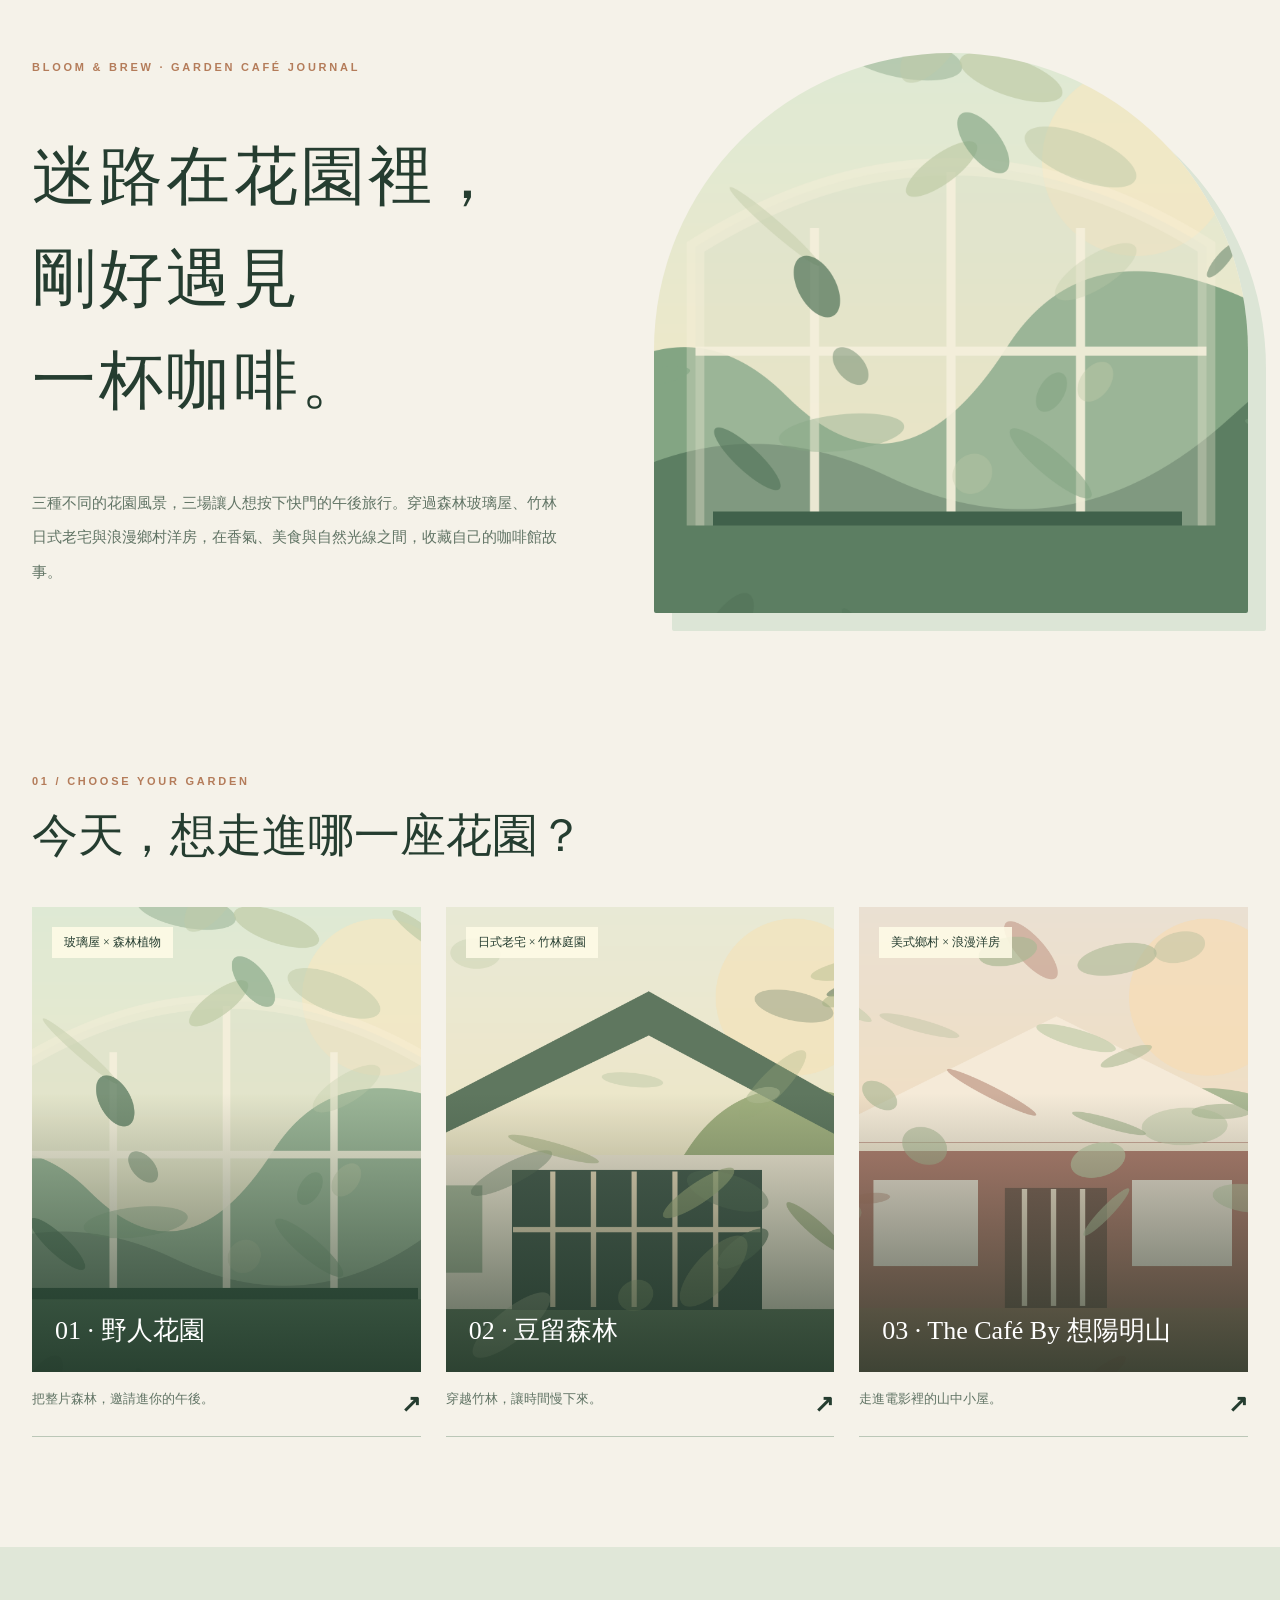
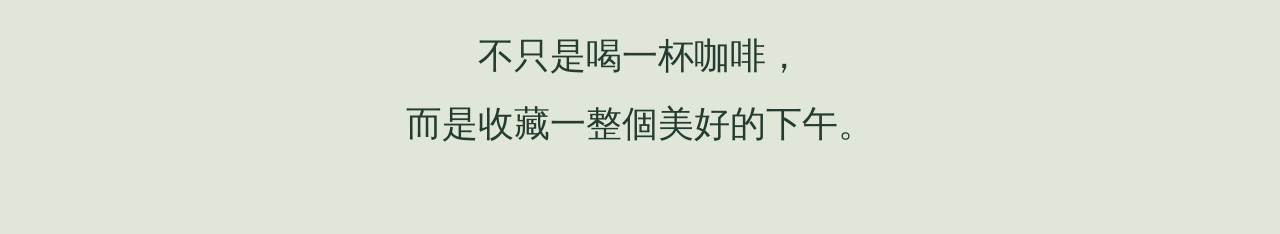
<file: index.html>
<!DOCTYPE html>
<html lang="zh-Hant">

<head>
    <meta charset="utf-8" />
    <meta content="width=device-width,initial-scale=1" name="viewport" />
    <meta content="#f5f2e9" name="theme-color" />
    <title>花間漫遊｜三間花園咖啡館</title>
    <link href="style.css" rel="stylesheet" />
</head>

<body>
    <section class="home-hero wrap">
        <div>
            <div class="micro">BLOOM &amp; BREW · GARDEN CAFÉ JOURNAL</div>
            <h1>迷路在花園裡，<br />剛好遇見<br />一杯咖啡。</h1>
            <p>三種不同的花園風景，三場讓人想按下快門的午後旅行。穿過森林玻璃屋、竹林日式老宅與浪漫鄉村洋房，在香氣、美食與自然光線之間，收藏自己的咖啡館故事。</p>
        </div>
        <div class="home-image"><img alt="森林玻璃咖啡館情境圖片" data-fallback-src="images/savage-1.png"
                data-original-src="https://mir-s3-cdn-cf.behance.net/project_modules/2800_opt_1/9417a9144104761.628645da55797.jpg"
                loading="lazy"
                onerror="if(this.dataset.failed)return;this.dataset.failed='1';this.src=this.dataset.fallbackSrc;this.title='原始照片無法載入，目前顯示本機備用圖片';"
                referrerpolicy="no-referrer"
                src="https://mir-s3-cdn-cf.behance.net/project_modules/2800_opt_1/9417a9144104761.628645da55797.jpg" />
        </div>
    </section>
    <section class="section">
        <div class="wrap">
            <div class="micro">01 / CHOOSE YOUR GARDEN</div>
            <h2>今天，想走進哪一座花園？</h2>
            <div class="cards"><a class="card" href="savage.html">
                    <div class="card-img"><img alt="野人花園情境圖片" data-fallback-src="images/savage-1.png"
                            data-original-src="https://mir-s3-cdn-cf.behance.net/project_modules/2800_opt_1/9417a9144104761.628645da55797.jpg"
                            loading="lazy"
                            onerror="if(this.dataset.failed)return;this.dataset.failed='1';this.src=this.dataset.fallbackSrc;this.title='原始照片無法載入，目前顯示本機備用圖片';"
                            referrerpolicy="no-referrer"
                            src="https://mir-s3-cdn-cf.behance.net/project_modules/2800_opt_1/9417a9144104761.628645da55797.jpg" /><span
                            class="card-tag">玻璃屋 × 森林植物</span><span class="card-title">01 · 野人花園</span></div>
                    <div class="card-caption">把整片森林，邀請進你的午後。<b>↗</b></div>
                </a><a class="card" href="cama.html">
                    <div class="card-img"><img alt="豆留森林情境圖片" data-fallback-src="images/cama-1.png"
                            data-original-src="https://i0.wp.com/decolifetw.com/wp-content/uploads/2023/04/%E8%B1%86%E7%95%99%E6%A3%AE%E6%9E%97-1974.jpg?resize=1020%2C680&amp;ssl=1"
                            loading="lazy"
                            onerror="if(this.dataset.failed)return;this.dataset.failed='1';this.src=this.dataset.fallbackSrc;this.title='原始照片無法載入，目前顯示本機備用圖片';"
                            referrerpolicy="no-referrer"
                            src="https://i0.wp.com/decolifetw.com/wp-content/uploads/2023/04/%E8%B1%86%E7%95%99%E6%A3%AE%E6%9E%97-1974.jpg?resize=1020%2C680&amp;ssl=1" /><span
                            class="card-tag">日式老宅 × 竹林庭園</span><span class="card-title">02 · 豆留森林</span></div>
                    <div class="card-caption">穿越竹林，讓時間慢下來。<b>↗</b></div>
                </a><a class="card" href="thecafe.html">
                    <div class="card-img"><img alt="The Café By 想陽明山情境圖片" data-fallback-src="images/thecafe-1.png"
                            data-original-src="https://uc.udn.com.tw/photo/2024/03/14/0/29193911.jpg" loading="lazy"
                            onerror="if(this.dataset.failed)return;this.dataset.failed='1';this.src=this.dataset.fallbackSrc;this.title='原始照片無法載入，目前顯示本機備用圖片';"
                            referrerpolicy="no-referrer"
                            src="https://uc.udn.com.tw/photo/2024/03/14/0/29193911.jpg" /><span class="card-tag">美式鄉村 ×
                            浪漫洋房</span><span class="card-title">03 · The Café By 想陽明山</span></div>
                    <div class="card-caption">走進電影裡的山中小屋。<b>↗</b></div>
                </a></div>
        </div>
    </section>
    <div class="endnote">不只是喝一杯咖啡，<br />而是收藏一整個美好的下午。</div>
</body>

</html>
</file>
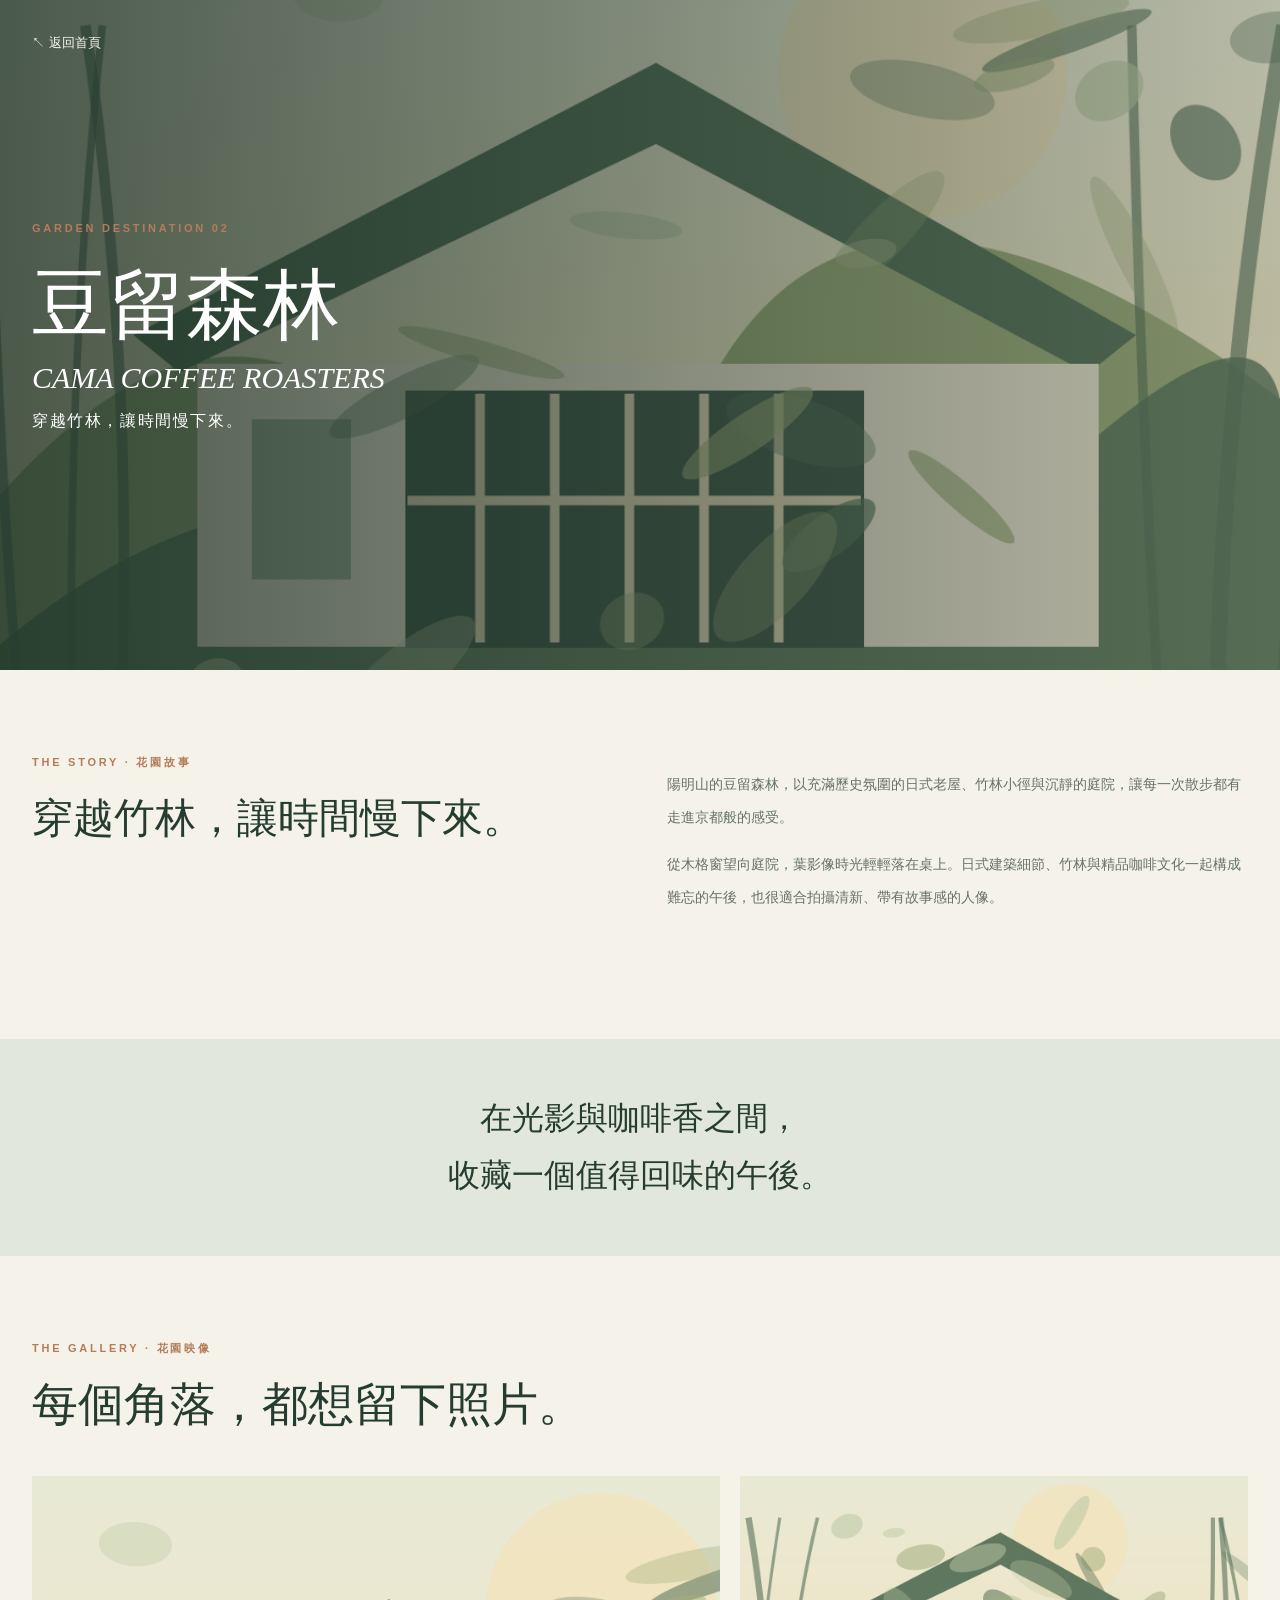
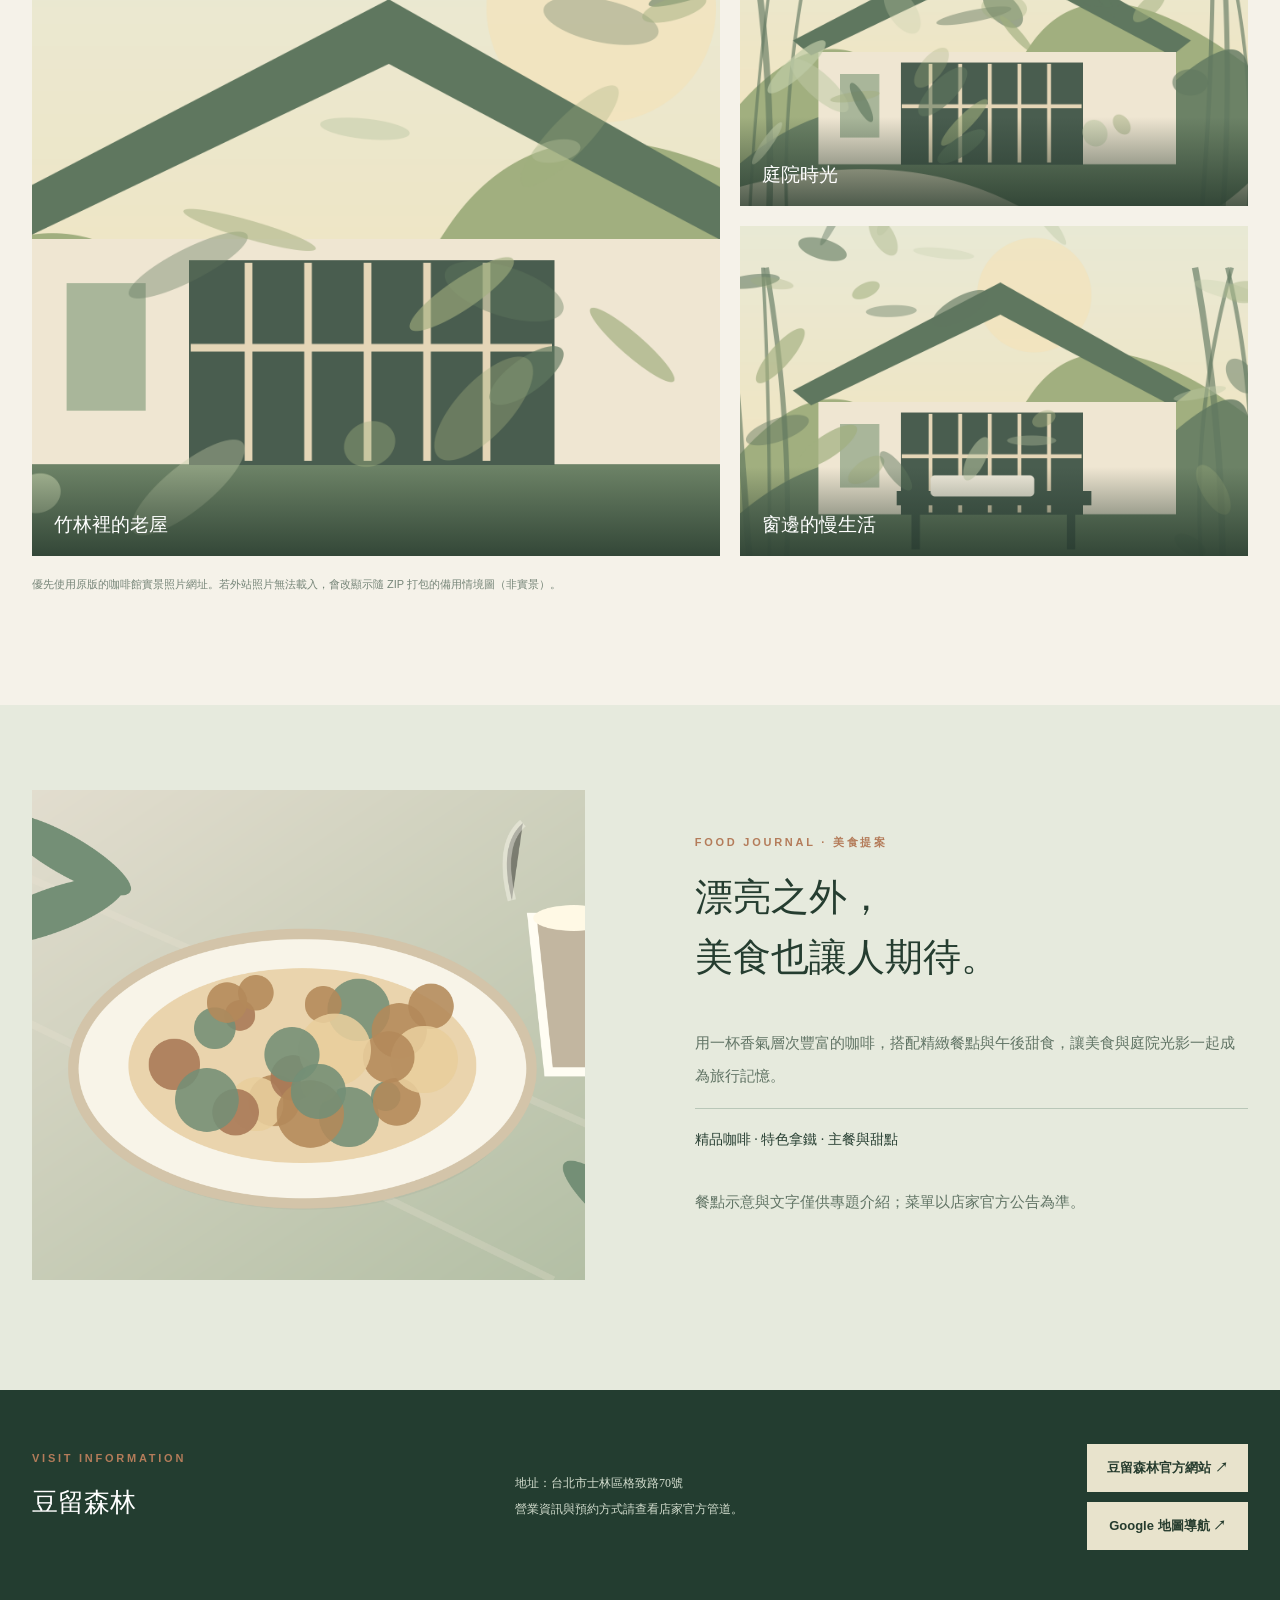
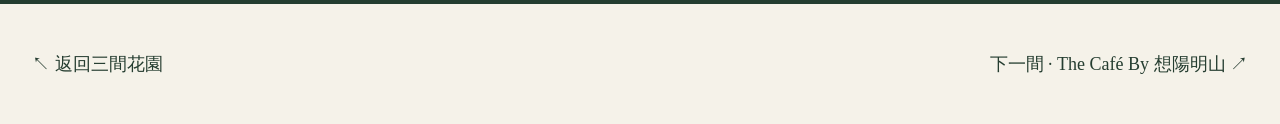
<file: cama.html>
<!DOCTYPE html>
<html lang="zh-Hant"><head><meta charset="utf-8"/><meta content="width=device-width,initial-scale=1" name="viewport"/><meta content="#f5f2e9" name="theme-color"/><title>豆留森林｜花間漫遊</title><link href="style.css" rel="stylesheet"/></head><body><section class="detail-hero"><img alt="豆留森林情境主視覺" data-fallback-src="images/cama-1.png" data-original-src="https://i0.wp.com/decolifetw.com/wp-content/uploads/2023/04/%E8%B1%86%E7%95%99%E6%A3%AE%E6%9E%97-1974.jpg?resize=1020%2C680&amp;ssl=1" loading="lazy" onerror="if(this.dataset.failed)return;this.dataset.failed='1';this.src=this.dataset.fallbackSrc;this.title='原始照片無法載入，目前顯示本機備用圖片';" referrerpolicy="no-referrer" src="https://i0.wp.com/decolifetw.com/wp-content/uploads/2023/04/%E8%B1%86%E7%95%99%E6%A3%AE%E6%9E%97-1974.jpg?resize=1020%2C680&amp;ssl=1"/><div class="wrap hero-copy"><a class="back" href="index.html">↖ 返回首頁</a><div class="micro">GARDEN DESTINATION 02</div><h1>豆留森林</h1><em>CAMA COFFEE ROASTERS</em><p>穿越竹林，讓時間慢下來。</p></div></section><section class="section"><div class="wrap split"><div><div class="micro">THE STORY · 花園故事</div><h2>穿越竹林，讓時間慢下來。</h2></div><div><p>陽明山的豆留森林，以充滿歷史氛圍的日式老屋、竹林小徑與沉靜的庭院，讓每一次散步都有走進京都般的感受。</p><p>從木格窗望向庭院，葉影像時光輕輕落在桌上。日式建築細節、竹林與精品咖啡文化一起構成難忘的午後，也很適合拍攝清新、帶有故事感的人像。</p></div></div></section><div class="quote">在光影與咖啡香之間，<br/>收藏一個值得回味的午後。</div><section class="section"><div class="wrap"><div class="micro">THE GALLERY · 花園映像</div><h2>每個角落，都想留下照片。</h2><div class="gallery"><figure class="gallery-large"><img alt="豆留森林空間情境圖片" data-fallback-src="images/cama-1.png" data-original-src="https://wowlavie-aws.hmgcdn.com/files/article/a1/17047/atl_190017047_981.jpg" loading="lazy" onerror="if(this.dataset.failed)return;this.dataset.failed='1';this.src=this.dataset.fallbackSrc;this.title='原始照片無法載入，目前顯示本機備用圖片';" referrerpolicy="no-referrer" src="https://wowlavie-aws.hmgcdn.com/files/article/a1/17047/atl_190017047_981.jpg"/><figcaption>竹林裡的老屋</figcaption></figure><div class="gallery-side"><figure><img alt="豆留森林情境圖" data-fallback-src="images/cama-2.png" data-original-src="https://i0.wp.com/bobotravel.tw/wp-content/uploads/2023/05/Cama-Coffee-Roasters8.jpg?ssl=1&amp;w=1280" loading="lazy" onerror="if(this.dataset.failed)return;this.dataset.failed='1';this.src=this.dataset.fallbackSrc;this.title='原始照片無法載入，目前顯示本機備用圖片';" referrerpolicy="no-referrer" src="https://i0.wp.com/bobotravel.tw/wp-content/uploads/2023/05/Cama-Coffee-Roasters8.jpg?ssl=1&amp;w=1280"/><figcaption>庭院時光</figcaption></figure><figure><img alt="豆留森林情境圖" data-fallback-src="images/cama-3.png" data-original-src="https://tluxe-aws.hmgcdn.com/public/article/2017/atl_20200729132710_188.jpg" loading="lazy" onerror="if(this.dataset.failed)return;this.dataset.failed='1';this.src=this.dataset.fallbackSrc;this.title='原始照片無法載入，目前顯示本機備用圖片';" referrerpolicy="no-referrer" src="https://tluxe-aws.hmgcdn.com/public/article/2017/atl_20200729132710_188.jpg"/><figcaption>窗邊的慢生活</figcaption></figure></div></div><div class="fine">優先使用原版的咖啡館實景照片網址。若外站照片無法載入，會改顯示隨 ZIP 打包的備用情境圖（非實景）。</div></div></section><section class="section food-sec"><div class="wrap food-grid"><img alt="豆留森林餐點情境插畫" class="food-img" data-fallback-src="images/cama-food.png" data-original-src="https://cdn.walkerland.com.tw/images/upload/poi/p101811/m78482/93d3d71cfa3e3ead986ba8ff00f1dd0fd40b63f2.jpg" loading="lazy" onerror="if(this.dataset.failed)return;this.dataset.failed='1';this.src=this.dataset.fallbackSrc;this.title='原始照片無法載入，目前顯示本機備用圖片';" referrerpolicy="no-referrer" src="https://cdn.walkerland.com.tw/images/upload/poi/p101811/m78482/93d3d71cfa3e3ead986ba8ff00f1dd0fd40b63f2.jpg"/><div><div class="micro">FOOD JOURNAL · 美食提案</div><h2>漂亮之外，<br/>美食也讓人期待。</h2><p>用一杯香氣層次豐富的咖啡，搭配精緻餐點與午後甜食，讓美食與庭院光影一起成為旅行記憶。</p><div class="menu">精品咖啡 · 特色拿鐵 · 主餐與甜點</div><p>餐點示意與文字僅供專題介紹；菜單以店家官方公告為準。</p></div></div></section><section class="visit"><div class="wrap visit-grid"><div><div class="micro">VISIT INFORMATION</div><h2>豆留森林</h2></div><div><p>地址：台北市士林區格致路70號<br/>營業資訊與預約方式請查看店家官方管道。</p></div><div class="official"><a class="button" href="https://camacoffeeroasters.com/index/" rel="noopener noreferrer" target="_blank">豆留森林官方網站 ↗</a><a class="button" href="https://www.google.com/maps/search/?api=1&amp;query=%E5%8F%B0%E5%8C%97%E5%B8%82%E5%A3%AB%E6%9E%97%E5%8D%80%E6%A0%BC%E8%87%B4%E8%B7%AF70%E8%99%9F%20%E8%B1%86%E7%95%99%E6%A3%AE%E6%9E%97" rel="noopener noreferrer" target="_blank">Google 地圖導航 ↗</a></div></div></section><div class="wrap nav-bottom"><a href="index.html">↖ 返回三間花園</a><a href="thecafe.html">下一間 · The Café By 想陽明山 ↗</a></div></body></html>
</file>
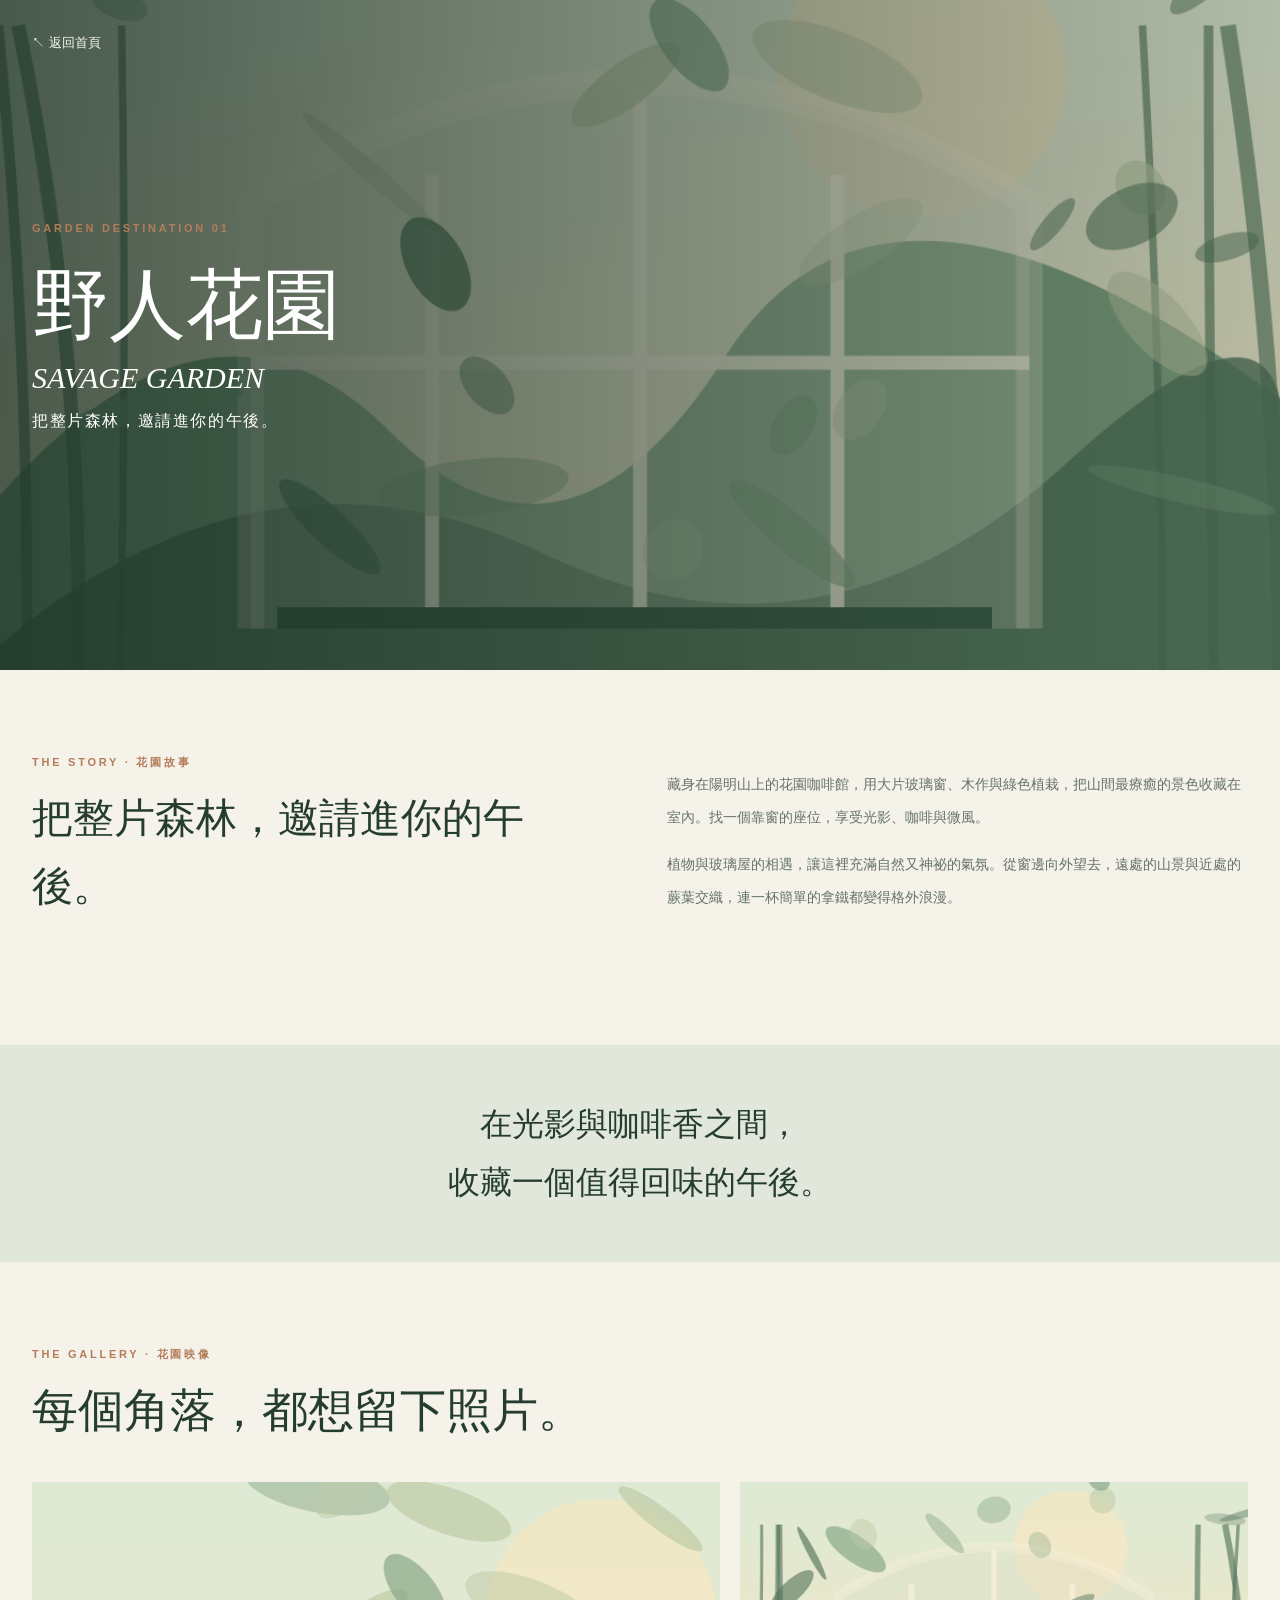
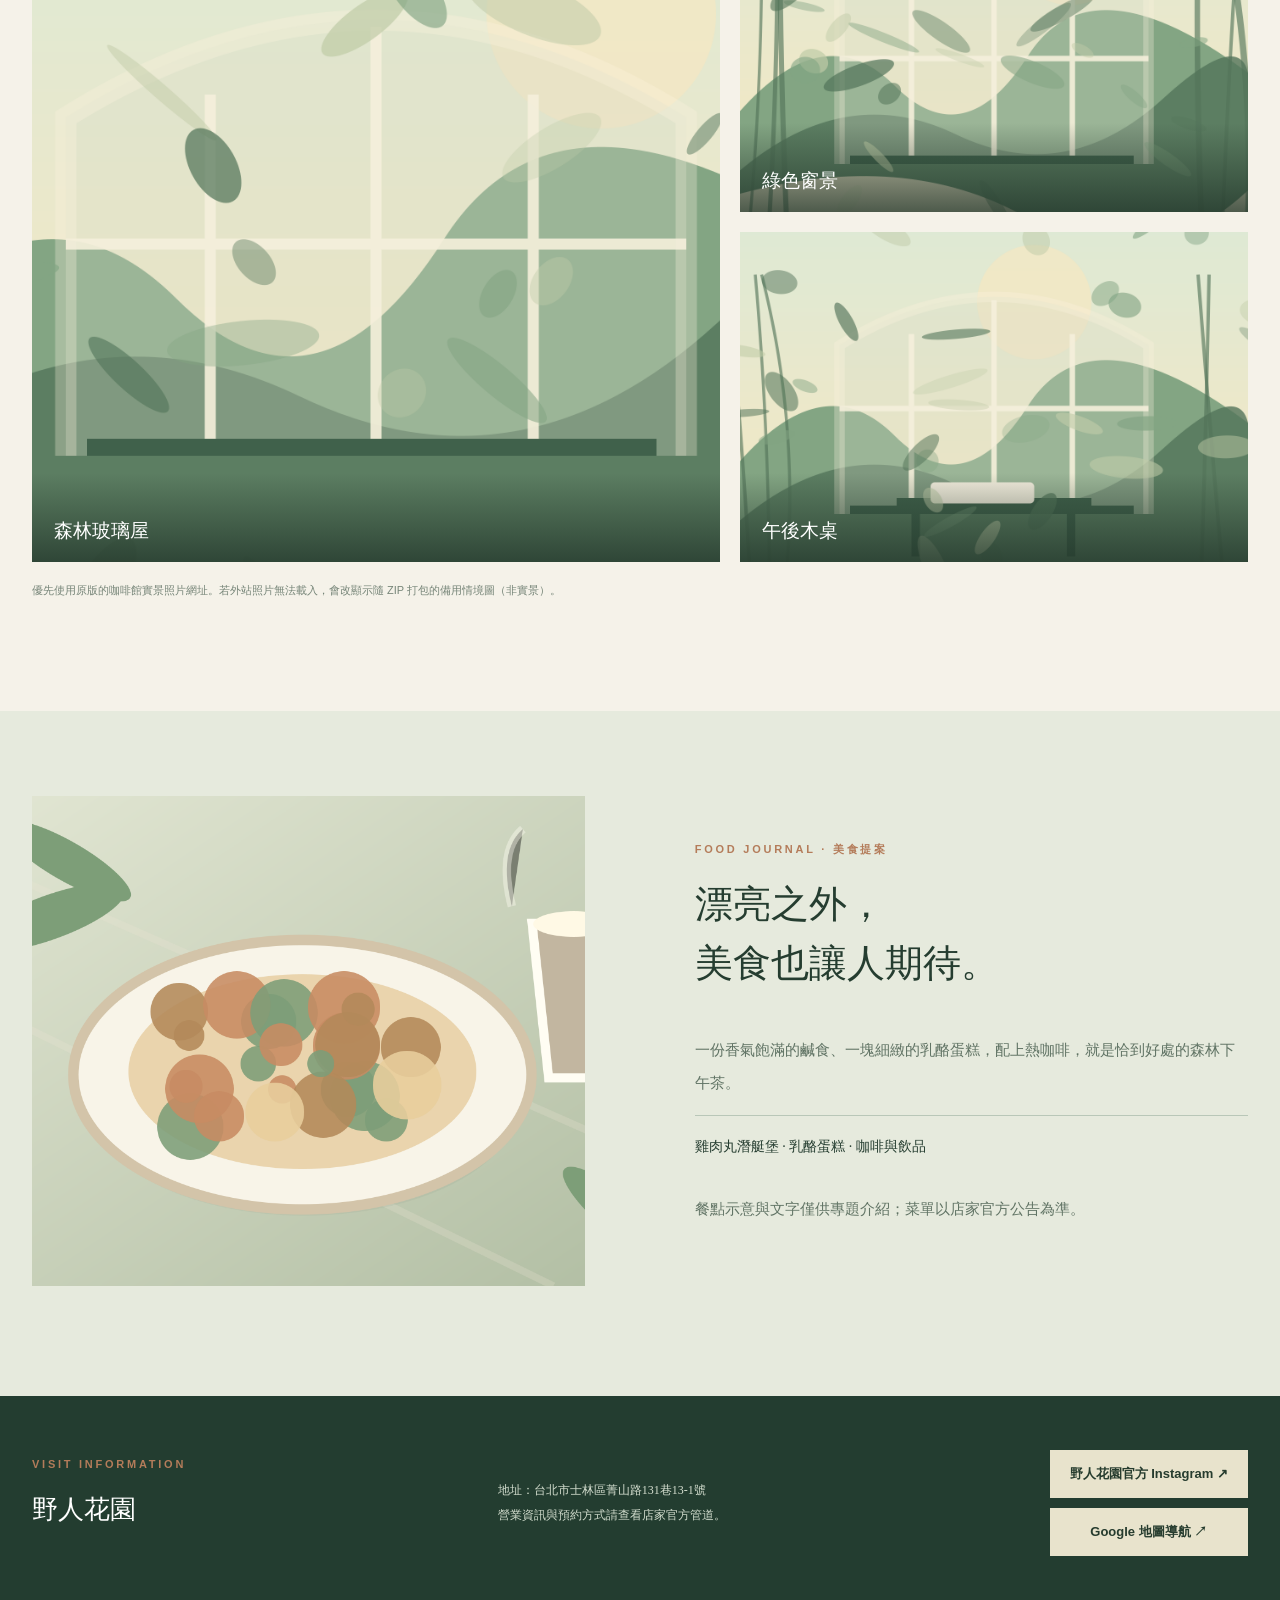
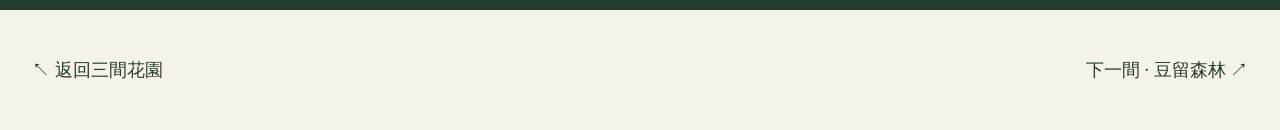
<file: savage.html>
<!DOCTYPE html>
<html lang="zh-Hant">

<head>
    <meta charset="utf-8" />
    <meta content="width=device-width,initial-scale=1" name="viewport" />
    <meta content="#f5f2e9" name="theme-color" />
    <title>野人花園｜花間漫遊</title>
    <link href="style.css" rel="stylesheet" />
</head>

<body>
    <section class="detail-hero"><img alt="野人花園情境主視覺" data-fallback-src="images/savage-1.png"
            data-original-src="https://mir-s3-cdn-cf.behance.net/project_modules/2800_opt_1/9417a9144104761.628645da55797.jpg"
            loading="lazy"
            onerror="if(this.dataset.failed)return;this.dataset.failed='1';this.src=this.dataset.fallbackSrc;this.title='原始照片無法載入，目前顯示本機備用圖片';"
            referrerpolicy="no-referrer"
            src="https://mir-s3-cdn-cf.behance.net/project_modules/2800_opt_1/9417a9144104761.628645da55797.jpg" />
        <div class="wrap hero-copy"><a class="back" href="index.html">↖ 返回首頁</a>
            <div class="micro">GARDEN DESTINATION 01</div>
            <h1>野人花園</h1><em>SAVAGE GARDEN</em>
            <p>把整片森林，邀請進你的午後。</p>
        </div>
    </section>
    <section class="section">
        <div class="wrap split">
            <div>
                <div class="micro">THE STORY · 花園故事</div>
                <h2>把整片森林，邀請進你的午後。</h2>
            </div>
            <div>
                <p>藏身在陽明山上的花園咖啡館，用大片玻璃窗、木作與綠色植栽，把山間最療癒的景色收藏在室內。找一個靠窗的座位，享受光影、咖啡與微風。</p>
                <p>植物與玻璃屋的相遇，讓這裡充滿自然又神祕的氣氛。從窗邊向外望去，遠處的山景與近處的蕨葉交織，連一杯簡單的拿鐵都變得格外浪漫。</p>
            </div>
        </div>
    </section>
    <div class="quote">在光影與咖啡香之間，<br />收藏一個值得回味的午後。</div>
    <section class="section">
        <div class="wrap">
            <div class="micro">THE GALLERY · 花園映像</div>
            <h2>每個角落，都想留下照片。</h2>
            <div class="gallery">
                <figure class="gallery-large"><img alt="野人花園空間情境圖片" data-fallback-src="images/savage-1.png"
                        data-original-src="https://rocky.tw/wp-content/uploads/%E9%87%8E%E4%BA%BA%E8%8A%B1%E5%9C%92-1-34.jpg"
                        loading="lazy"
                        onerror="if(this.dataset.failed)return;this.dataset.failed='1';this.src=this.dataset.fallbackSrc;this.title='原始照片無法載入，目前顯示本機備用圖片';"
                        referrerpolicy="no-referrer"
                        src="https://rocky.tw/wp-content/uploads/%E9%87%8E%E4%BA%BA%E8%8A%B1%E5%9C%92-1-34.jpg" />
                    <figcaption>森林玻璃屋</figcaption>
                </figure>
                <div class="gallery-side">
                    <figure><img alt="野人花園情境圖" data-fallback-src="images/savage-2.png"
                            data-original-src="https://pimg.1px.tw/moonfr/1649754665-2457357977-g.jpg" loading="lazy"
                            onerror="if(this.dataset.failed)return;this.dataset.failed='1';this.src=this.dataset.fallbackSrc;this.title='原始照片無法載入，目前顯示本機備用圖片';"
                            referrerpolicy="no-referrer" src="https://pimg.1px.tw/moonfr/1649754665-2457357977-g.jpg" />
                        <figcaption>綠色窗景</figcaption>
                    </figure>
                    <figure><img alt="野人花園情境圖" data-fallback-src="images/savage-3.png"
                            data-original-src="https://cc.tvbs.com.tw/img/program/upload/2022/11/08/20221108003141-4474bab6.jpg"
                            loading="lazy"
                            onerror="if(this.dataset.failed)return;this.dataset.failed='1';this.src=this.dataset.fallbackSrc;this.title='原始照片無法載入，目前顯示本機備用圖片';"
                            referrerpolicy="no-referrer"
                            src="https://cc.tvbs.com.tw/img/program/upload/2022/11/08/20221108003141-4474bab6.jpg" />
                        <figcaption>午後木桌</figcaption>
                    </figure>
                </div>
            </div>
            <div class="fine">優先使用原版的咖啡館實景照片網址。若外站照片無法載入，會改顯示隨 ZIP 打包的備用情境圖（非實景）。</div>
        </div>
    </section>
    <section class="section food-sec">
        <div class="wrap food-grid"><img alt="野人花園餐點情境插畫" class="food-img" data-fallback-src="images/savage-food.png"
                data-original-src="https://pimg.1px.tw/genius0509/1647783486-4099260510-g.jpg" loading="lazy"
                onerror="if(this.dataset.failed)return;this.dataset.failed='1';this.src=this.dataset.fallbackSrc;this.title='原始照片無法載入，目前顯示本機備用圖片';"
                referrerpolicy="no-referrer" src="https://pimg.1px.tw/genius0509/1647783486-4099260510-g.jpg" />
            <div>
                <div class="micro">FOOD JOURNAL · 美食提案</div>
                <h2>漂亮之外，<br />美食也讓人期待。</h2>
                <p>一份香氣飽滿的鹹食、一塊細緻的乳酪蛋糕，配上熱咖啡，就是恰到好處的森林下午茶。</p>
                <div class="menu">雞肉丸潛艇堡 · 乳酪蛋糕 · 咖啡與飲品</div>
                <p>餐點示意與文字僅供專題介紹；菜單以店家官方公告為準。</p>
            </div>
        </div>
    </section>
    <section class="visit">
        <div class="wrap visit-grid">
            <div>
                <div class="micro">VISIT INFORMATION</div>
                <h2>野人花園</h2>
            </div>
            <div>
                <p>地址：台北市士林區菁山路131巷13-1號<br />營業資訊與預約方式請查看店家官方管道。</p>
            </div>
            <div class="official"><a class="button" href="https://www.instagram.com/savage_garden131/"
                    rel="noopener noreferrer" target="_blank">野人花園官方 Instagram ↗</a><a class="button"
                    href="https://www.google.com/maps/search/?api=1&amp;query=%E5%8F%B0%E5%8C%97%E5%B8%82%E5%A3%AB%E6%9E%97%E5%8D%80%E8%8F%81%E5%B1%B1%E8%B7%AF131%E5%B7%B713-1%E8%99%9F%20%E9%87%8E%E4%BA%BA%E8%8A%B1%E5%9C%92"
                    rel="noopener noreferrer" target="_blank">Google 地圖導航 ↗</a></div>
        </div>
    </section>
    <div class="wrap nav-bottom"><a href="index.html">↖ 返回三間花園</a><a href="cama.html">下一間 · 豆留森林 ↗</a></div>
</body>

</html>
</file>
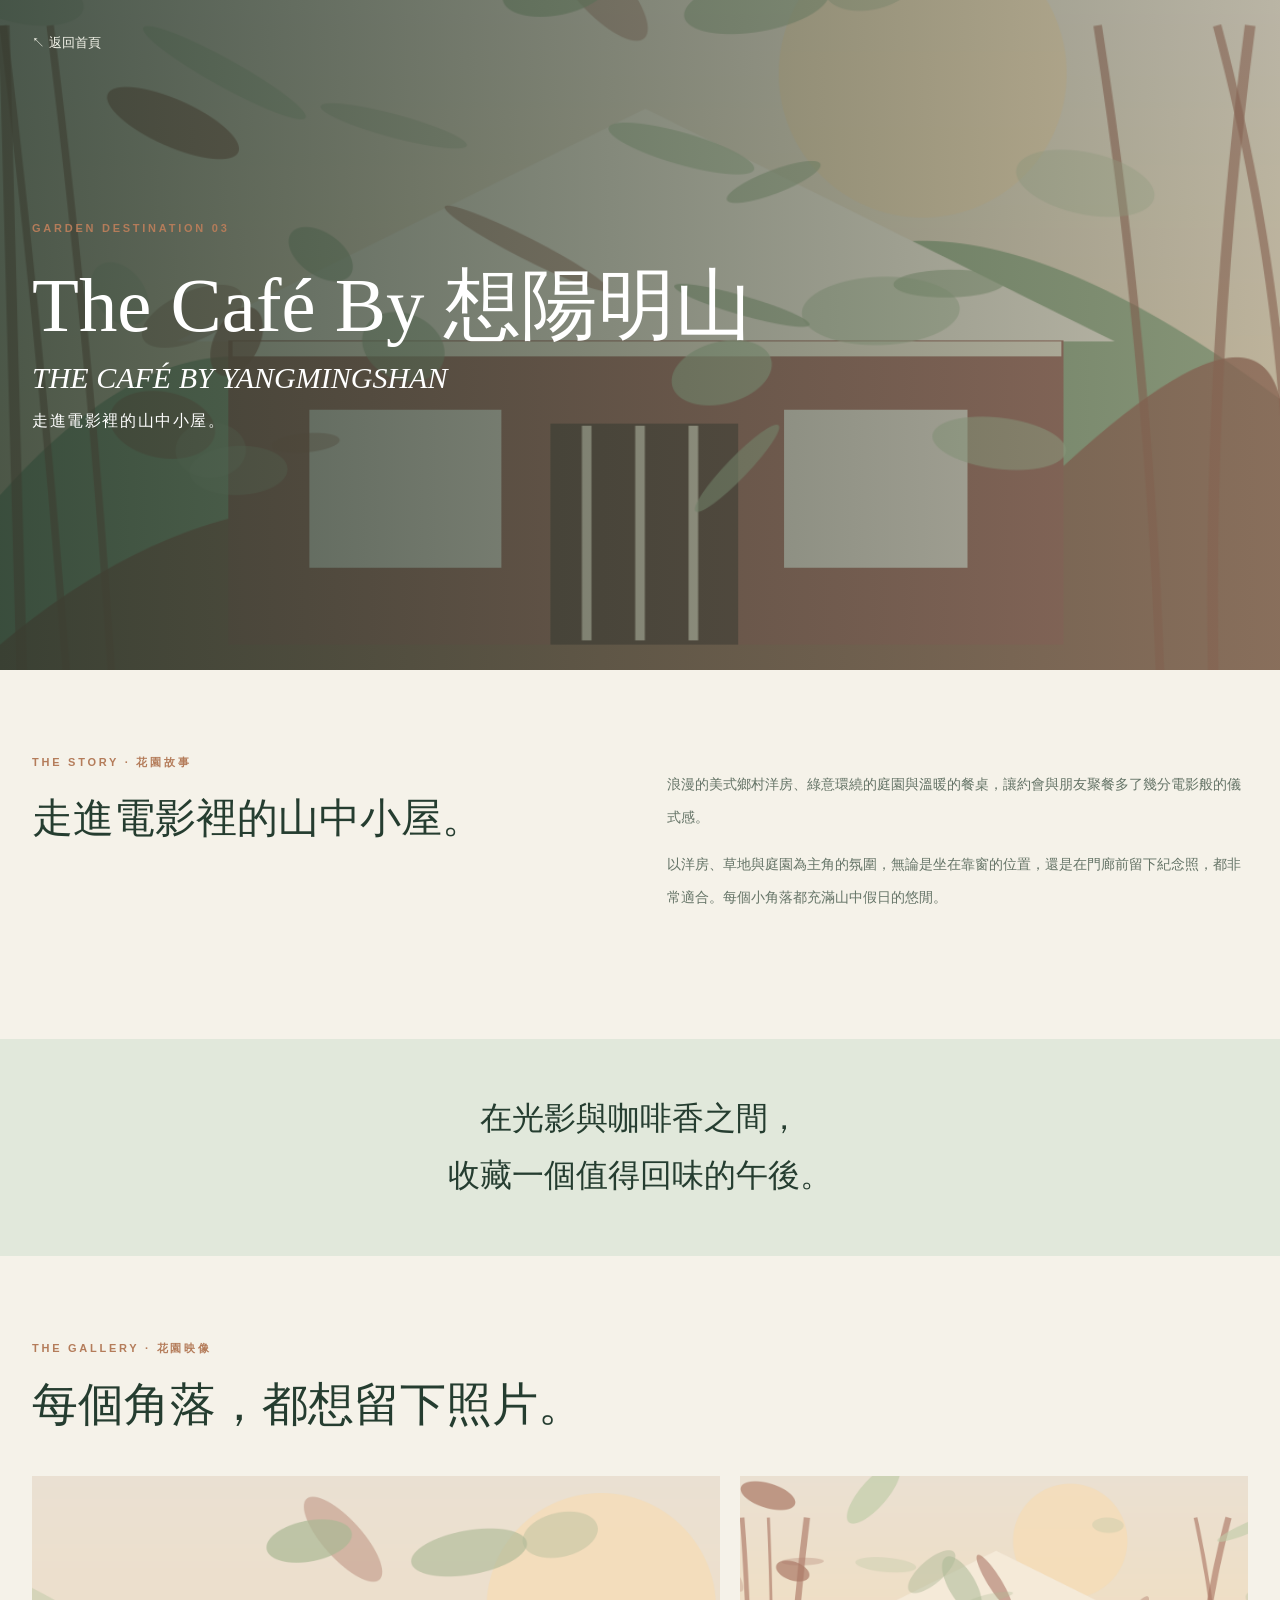
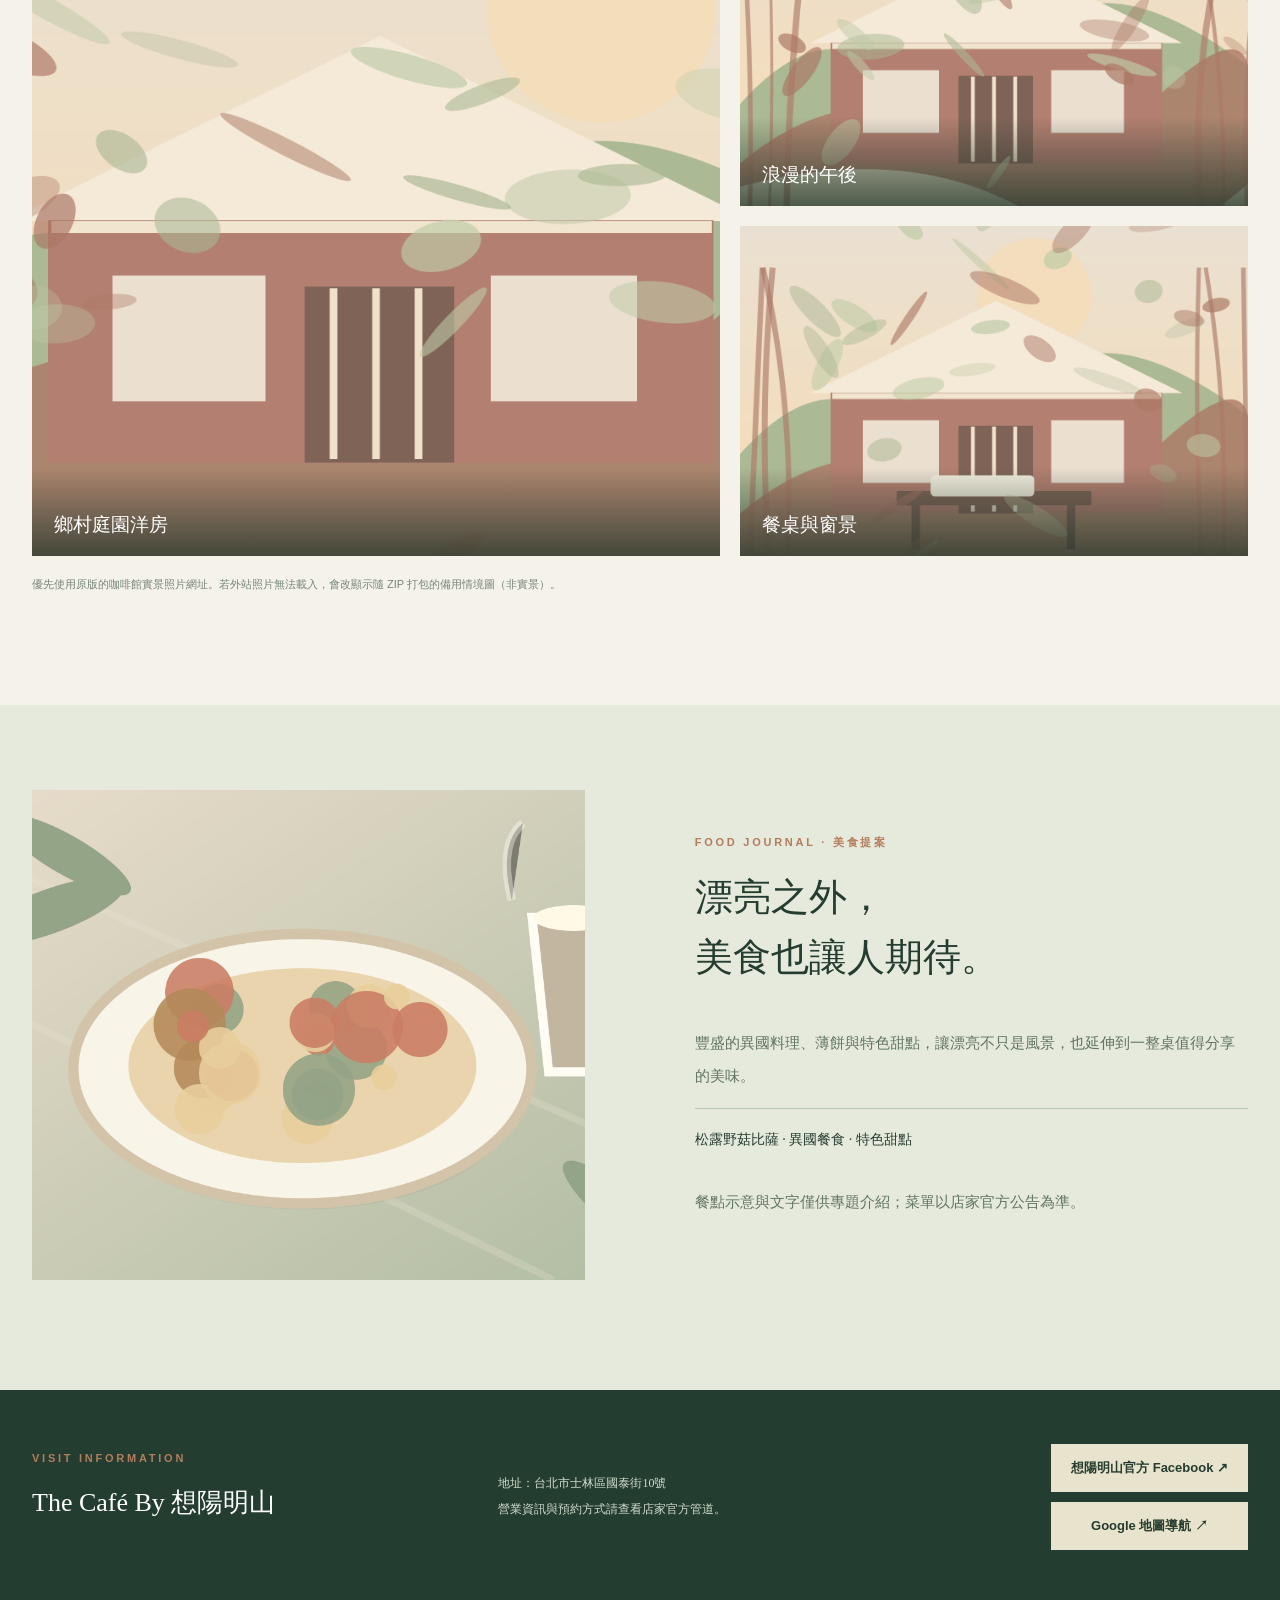
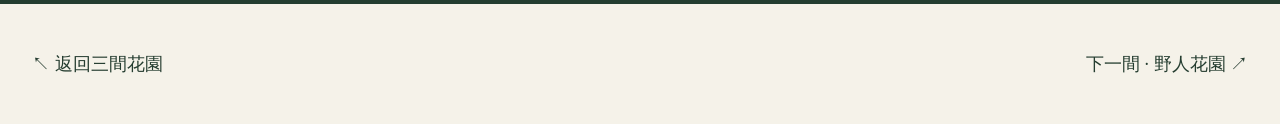
<file: thecafe.html>
<!DOCTYPE html>
<html lang="zh-Hant"><head><meta charset="utf-8"/><meta content="width=device-width,initial-scale=1" name="viewport"/><meta content="#f5f2e9" name="theme-color"/><title>The Café By 想陽明山｜花間漫遊</title><link href="style.css" rel="stylesheet"/></head><body><section class="detail-hero"><img alt="The Café By 想陽明山情境主視覺" data-fallback-src="images/thecafe-1.png" data-original-src="https://uc.udn.com.tw/photo/2024/03/14/0/29193911.jpg" loading="lazy" onerror="if(this.dataset.failed)return;this.dataset.failed='1';this.src=this.dataset.fallbackSrc;this.title='原始照片無法載入，目前顯示本機備用圖片';" referrerpolicy="no-referrer" src="https://uc.udn.com.tw/photo/2024/03/14/0/29193911.jpg"/><div class="wrap hero-copy"><a class="back" href="index.html">↖ 返回首頁</a><div class="micro">GARDEN DESTINATION 03</div><h1>The Café By 想陽明山</h1><em>THE CAFÉ BY YANGMINGSHAN</em><p>走進電影裡的山中小屋。</p></div></section><section class="section"><div class="wrap split"><div><div class="micro">THE STORY · 花園故事</div><h2>走進電影裡的山中小屋。</h2></div><div><p>浪漫的美式鄉村洋房、綠意環繞的庭園與溫暖的餐桌，讓約會與朋友聚餐多了幾分電影般的儀式感。</p><p>以洋房、草地與庭園為主角的氛圍，無論是坐在靠窗的位置，還是在門廊前留下紀念照，都非常適合。每個小角落都充滿山中假日的悠閒。</p></div></div></section><div class="quote">在光影與咖啡香之間，<br/>收藏一個值得回味的午後。</div><section class="section"><div class="wrap"><div class="micro">THE GALLERY · 花園映像</div><h2>每個角落，都想留下照片。</h2><div class="gallery"><figure class="gallery-large"><img alt="The Café By 想陽明山空間情境圖片" data-fallback-src="images/thecafe-1.png" data-original-src="https://weshares.com.tw/wp-content/uploads/2024/04/20240422101314_0.jpg" loading="lazy" onerror="if(this.dataset.failed)return;this.dataset.failed='1';this.src=this.dataset.fallbackSrc;this.title='原始照片無法載入，目前顯示本機備用圖片';" referrerpolicy="no-referrer" src="https://weshares.com.tw/wp-content/uploads/2024/04/20240422101314_0.jpg"/><figcaption>鄉村庭園洋房</figcaption></figure><div class="gallery-side"><figure><img alt="The Café By 想陽明山情境圖" data-fallback-src="images/thecafe-2.png" data-original-src="https://tianya.tw/wp-content/uploads/2024/12/the-cafe-by-yangmingshan_026.jpg" loading="lazy" onerror="if(this.dataset.failed)return;this.dataset.failed='1';this.src=this.dataset.fallbackSrc;this.title='原始照片無法載入，目前顯示本機備用圖片';" referrerpolicy="no-referrer" src="https://tianya.tw/wp-content/uploads/2024/12/the-cafe-by-yangmingshan_026.jpg"/><figcaption>浪漫的午後</figcaption></figure><figure><img alt="The Café By 想陽明山情境圖" data-fallback-src="images/thecafe-3.png" data-original-src="https://mymarcy.tw/wp-content/uploads/2024/09/%E6%83%B3%E9%99%BD%E6%98%8E%E5%B1%B1.jpg" loading="lazy" onerror="if(this.dataset.failed)return;this.dataset.failed='1';this.src=this.dataset.fallbackSrc;this.title='原始照片無法載入，目前顯示本機備用圖片';" referrerpolicy="no-referrer" src="https://mymarcy.tw/wp-content/uploads/2024/09/%E6%83%B3%E9%99%BD%E6%98%8E%E5%B1%B1.jpg"/><figcaption>餐桌與窗景</figcaption></figure></div></div><div class="fine">優先使用原版的咖啡館實景照片網址。若外站照片無法載入，會改顯示隨 ZIP 打包的備用情境圖（非實景）。</div></div></section><section class="section food-sec"><div class="wrap food-grid"><img alt="The Café By 想陽明山餐點情境插畫" class="food-img" data-fallback-src="images/thecafe-food.png" data-original-src="https://mymarcy.tw/wp-content/uploads/2024/09/%E6%83%B3%E9%99%BD%E6%98%8E%E5%B1%B1.jpg" loading="lazy" onerror="if(this.dataset.failed)return;this.dataset.failed='1';this.src=this.dataset.fallbackSrc;this.title='原始照片無法載入，目前顯示本機備用圖片';" referrerpolicy="no-referrer" src="https://mymarcy.tw/wp-content/uploads/2024/09/%E6%83%B3%E9%99%BD%E6%98%8E%E5%B1%B1.jpg"/><div><div class="micro">FOOD JOURNAL · 美食提案</div><h2>漂亮之外，<br/>美食也讓人期待。</h2><p>豐盛的異國料理、薄餅與特色甜點，讓漂亮不只是風景，也延伸到一整桌值得分享的美味。</p><div class="menu">松露野菇比薩 · 異國餐食 · 特色甜點</div><p>餐點示意與文字僅供專題介紹；菜單以店家官方公告為準。</p></div></div></section><section class="visit"><div class="wrap visit-grid"><div><div class="micro">VISIT INFORMATION</div><h2>The Café By 想陽明山</h2></div><div><p>地址：台北市士林區國泰街10號<br/>營業資訊與預約方式請查看店家官方管道。</p></div><div class="official"><a class="button" href="https://www.facebook.com/thecafeby1/" rel="noopener noreferrer" target="_blank">想陽明山官方 Facebook ↗</a><a class="button" href="https://www.google.com/maps/search/?api=1&amp;query=%E5%8F%B0%E5%8C%97%E5%B8%82%E5%A3%AB%E6%9E%97%E5%8D%80%E5%9C%8B%E6%B3%B0%E8%A1%9710%E8%99%9F%20The%20Caf%C3%A9%20By%20%E6%83%B3%E9%99%BD%E6%98%8E%E5%B1%B1" rel="noopener noreferrer" target="_blank">Google 地圖導航 ↗</a></div></div></section><div class="wrap nav-bottom"><a href="index.html">↖ 返回三間花園</a><a href="savage.html">下一間 · 野人花園 ↗</a></div></body></html>
</file>
<file: style.css>
*{box-sizing:border-box}html{scroll-behavior:smooth}body{margin:0;background:#f5f2e9;color:#253d30;font-family:'Noto Serif TC','Songti TC','Microsoft JhengHei',serif}img{display:block;width:100%;height:100%;object-fit:cover}a{color:inherit;text-decoration:none}.wrap{width:min(1270px,calc(100% - 64px));margin:auto}.micro{color:#b47c5a;font:700 11px Arial,sans-serif;letter-spacing:.25em;text-transform:uppercase}.home-hero{min-height:690px;display:grid;grid-template-columns:.95fr 1.05fr;gap:7%;align-items:center;padding:50px 0 75px}.home-hero h1{font-weight:500;font-size:clamp(40px,5vw,76px);line-height:1.6;letter-spacing:.05em}.home-hero p,.lead{color:#617465;font-size:15px;line-height:2.3}.home-image{height:560px;border-radius:300px 300px 2px 2px;overflow:hidden;box-shadow:18px 18px 0 #dce5d6}.section{padding:85px 0 110px}.section h2{font-size:clamp(30px,3.8vw,46px);font-weight:500;margin:18px 0 40px}.cards{display:grid;grid-template-columns:repeat(3,1fr);gap:25px}.card{display:block}.card-img{height:465px;overflow:hidden;position:relative;background:#b2c0ac}.card-img img{transition:transform .6s}.card:hover img{transform:scale(1.06)}.card-img:after{content:'';position:absolute;inset:40% 0 0;background:linear-gradient(transparent,#172c20bc)}.card-title{position:absolute;bottom:24px;left:23px;color:#fff;font-size:26px;z-index:1}.card-tag{position:absolute;top:20px;left:20px;padding:7px 12px;background:#fffce7dd;font-size:12px;z-index:1}.card-caption{padding:18px 0;border-bottom:1px solid #bbc7b7;color:#617465;font-size:13px;display:flex;justify-content:space-between;gap:10px}.card-caption b{font-size:24px;color:#253d30}.endnote{padding:75px 15px;background:#e0e7d8;text-align:center;line-height:1.9;font-size:clamp(22px,3vw,36px)}.detail-hero{height:670px;position:relative;isolation:isolate;overflow:hidden;background:#567764}.detail-hero>img{position:absolute;inset:0}.detail-hero:before{content:'';inset:0;position:absolute;background:linear-gradient(90deg,#12281ebd,#13251b3b);z-index:1}.hero-copy{position:relative;z-index:2;height:100%;display:flex;flex-direction:column;justify-content:center;color:white}.hero-copy h1{font-size:clamp(41px,6vw,82px);font-weight:500;line-height:1.45;margin:16px 0 0}.hero-copy em{font-size:30px;font-weight:400}.hero-copy p{font-size:16px;letter-spacing:.1em}.back{display:inline-block;position:absolute;top:34px;font:13px Arial,sans-serif;color:#f7f7ed}.split{display:grid;grid-template-columns:.95fr 1.05fr;gap:9%;align-items:start}.split h2{font-size:clamp(28px,3.2vw,44px);font-weight:500;line-height:1.65;margin:15px 0}.split p{font-size:14px;line-height:2.35;color:#657467}.quote{padding:51px 15px;background:#e1e8db;text-align:center;font-size:clamp(21px,3vw,32px);line-height:1.8}.gallery{display:grid;grid-template-columns:1.15fr .85fr;gap:20px}.gallery-large{height:680px}.gallery-side{display:grid;gap:20px}.gallery-side figure{height:330px}.gallery figure{position:relative;margin:0;overflow:hidden;background:#b4c3b6}.gallery figcaption{position:absolute;bottom:0;left:0;right:0;background:linear-gradient(transparent,#203328bf);color:#fff;padding:45px 22px 18px;font-size:19px}.food-sec{background:#e6eadd}.food-grid{display:grid;grid-template-columns:1fr 1fr;gap:9%;align-items:center}.food-img{height:490px}.food-sec h2{font-size:clamp(29px,3vw,44px);line-height:1.55;font-weight:500}.food-sec p{font-size:15px;line-height:2.2;color:#617465}.menu{border-top:1px solid #b9c7b8;padding:22px 0;font-size:14px}.visit{background:#233d30;color:white;padding:54px 0}.visit-grid{display:grid;grid-template-columns:1fr 1.2fr auto;gap:35px;align-items:center}.visit h2{font-weight:500;font-size:26px}.visit p{font-size:12px;line-height:2.1;color:#d3ddce}.button{display:inline-flex;align-items:center;justify-content:center;padding:15px 20px;background:#e8e3cc;color:#263c2e;font-size:13px;font-family:Arial,sans-serif;font-weight:bold;white-space:nowrap}.button:hover{background:white}.nav-bottom{padding:48px 0;display:flex;align-items:center;justify-content:space-between;gap:15px}.nav-bottom a{font-size:18px}.nav-bottom a:hover{color:#ab7257}.fine{font:11px Arial,sans-serif;color:#768578;line-height:1.9;margin-top:18px}.official{display:flex;flex-direction:column;gap:10px}@media(max-width:800px){.wrap{width:calc(100% - 38px)}.home-hero{grid-template-columns:1fr;gap:25px}.home-image{height:410px}.cards{grid-template-columns:1fr}.card-img{height:385px}.detail-hero{height:560px}.split,.gallery,.food-grid,.visit-grid{grid-template-columns:1fr}.gallery-large{height:430px}.gallery-side{grid-template-columns:1fr 1fr}.gallery-side figure{height:240px}.food-img{height:340px}.section{padding:65px 0}.visit-grid{gap:15px}.official{flex-direction:row;flex-wrap:wrap}}@media(max-width:460px){.home-hero h1{font-size:39px}.home-image{height:320px}.gallery-side{grid-template-columns:1fr}.gallery-side figure{height:270px}.hero-copy h1{font-size:38px}.hero-copy em{font-size:19px}.nav-bottom a{font-size:14px}}
</file>
